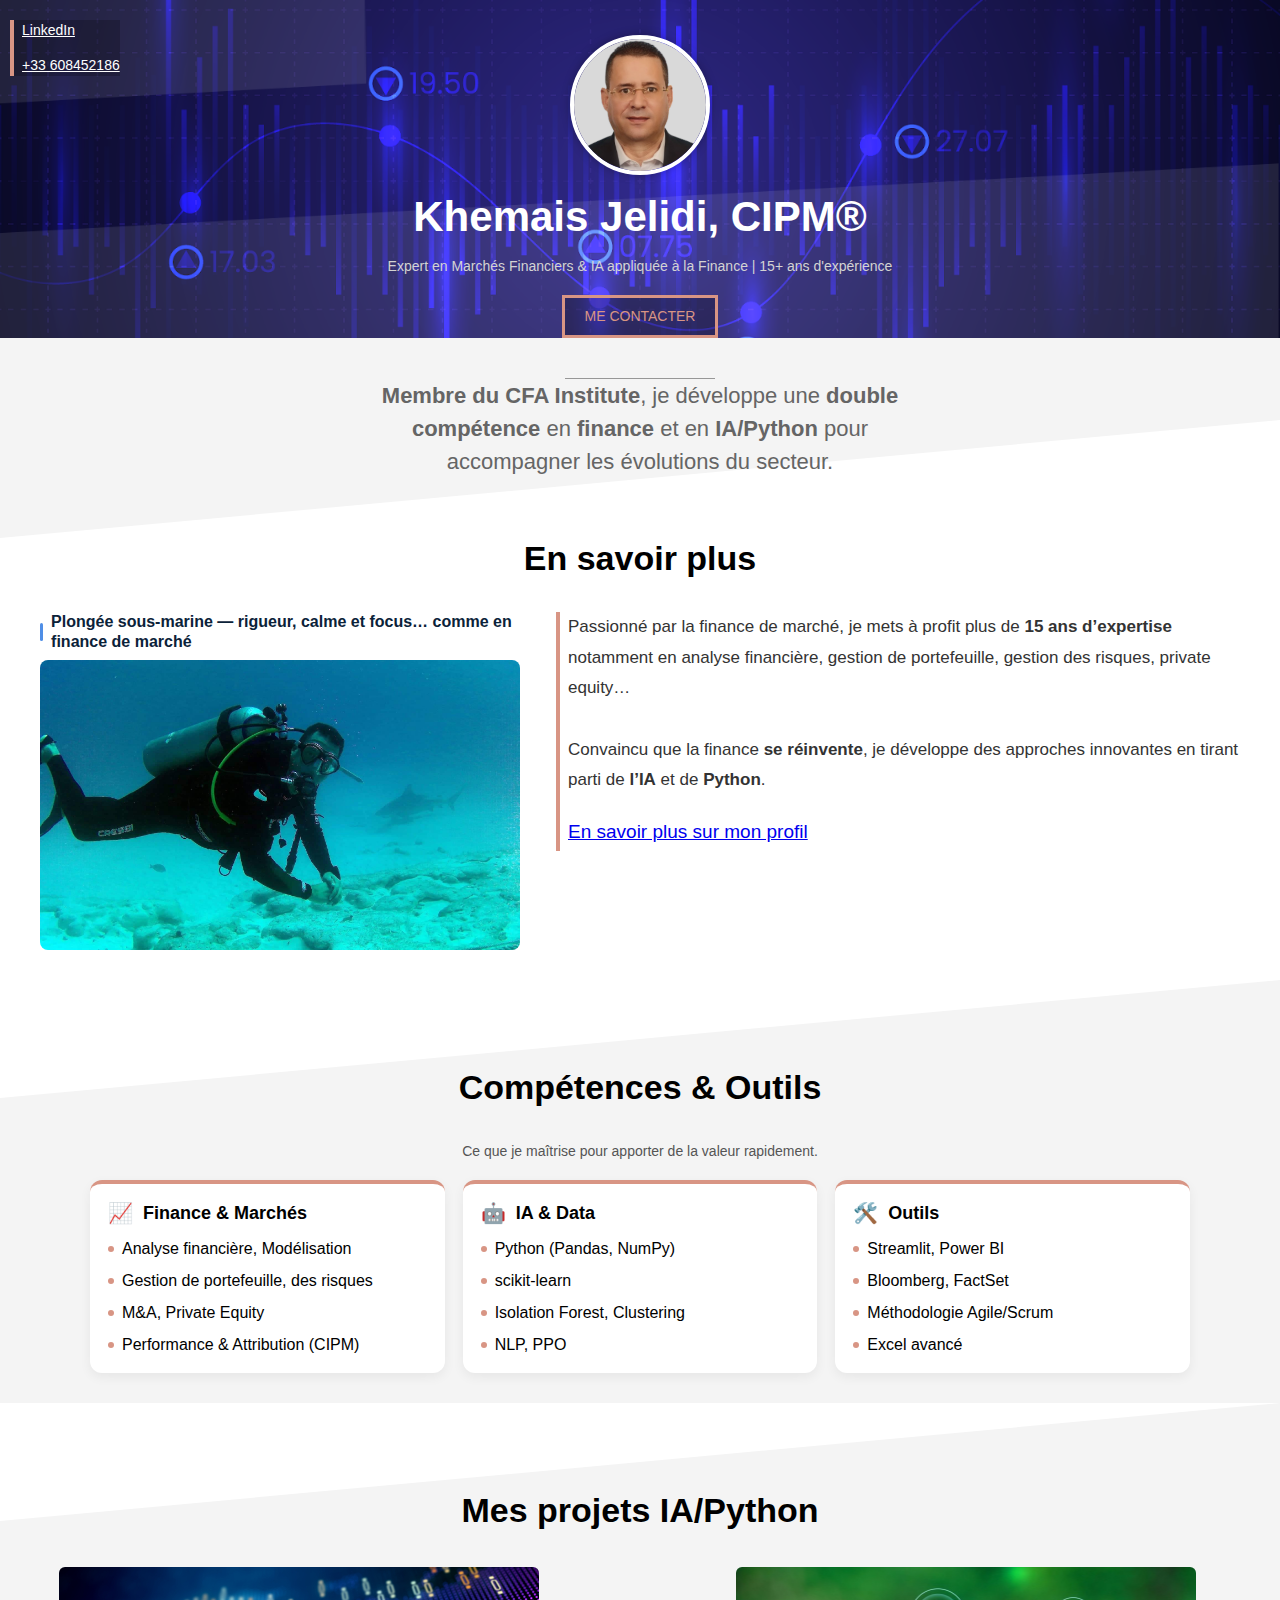
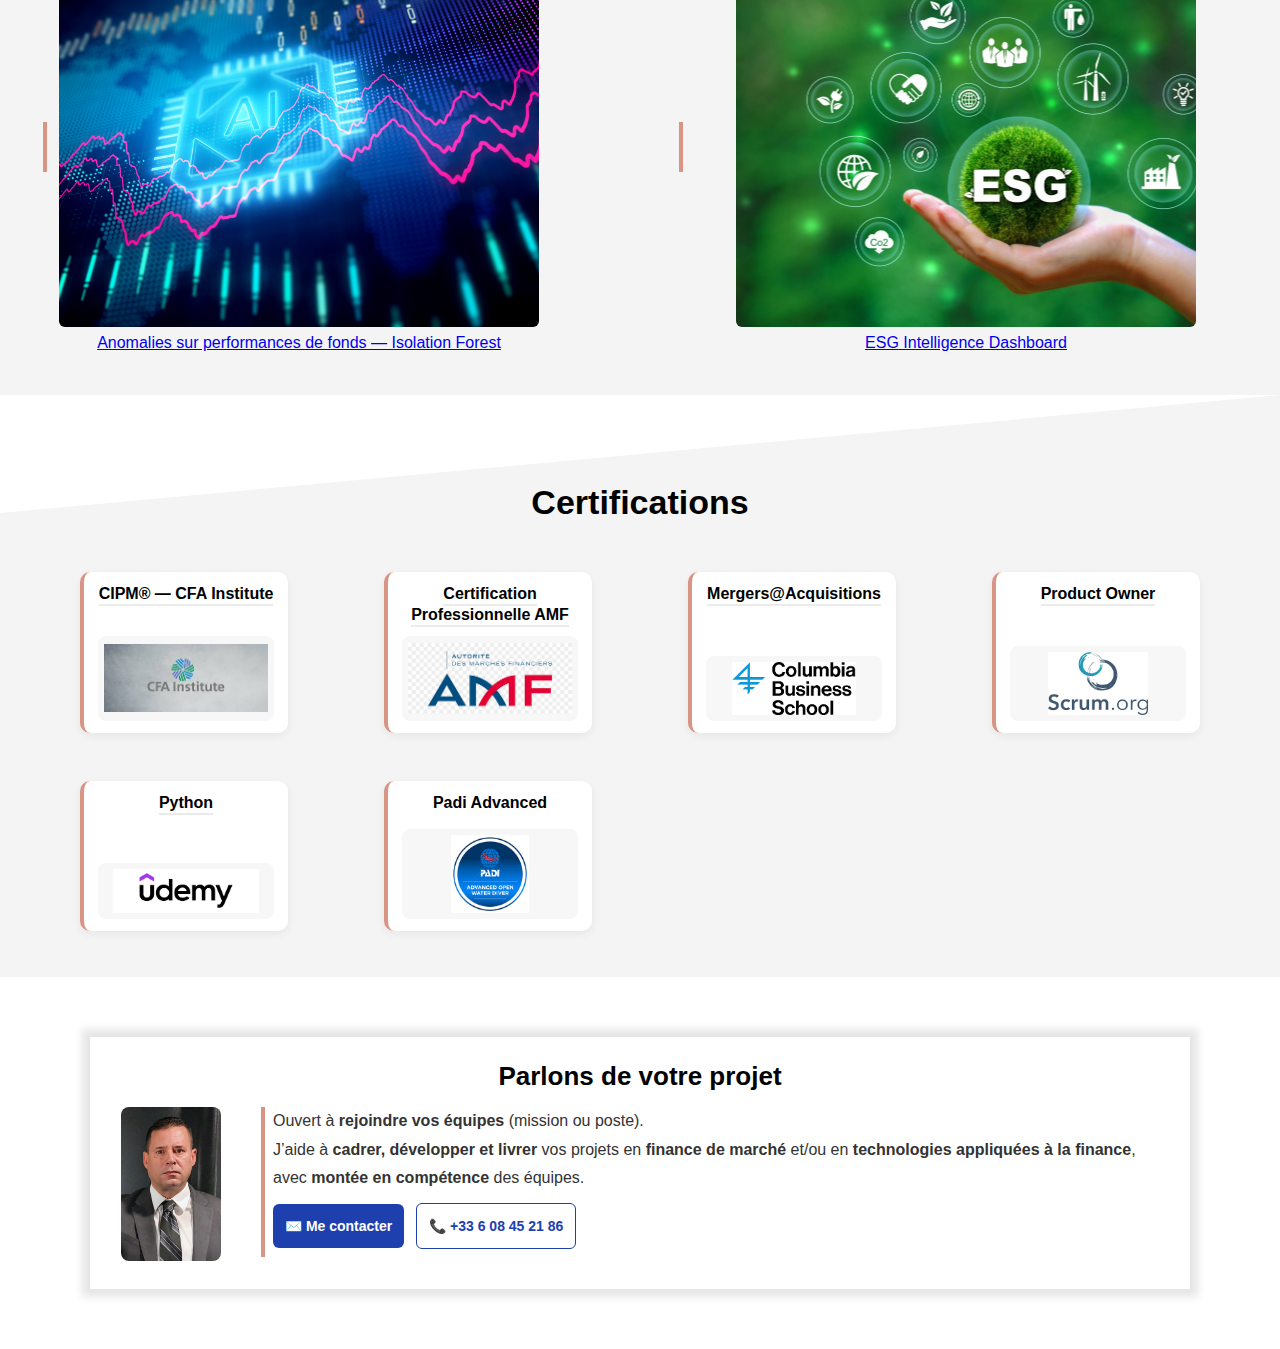
<file: index.html>
<!DOCTYPE html>
<html lang="fr">
<head>
    <meta charset="UTF-8">
    <meta name="viewport" content="width=device-width, initial-scale=1.0">
    <title>Khemais Jelidi</title>
    <link rel="stylesheet" href="Stylefinal.css">
</head>
<body>
    <!-- COUVERTURE -->
    <div class="cover">
        <div class="cover-center">
<img class="cover-profile" src="profile.png"/>
        <h1>Khemais Jelidi, CIPM®</h1>
        <p>Expert en Marchés Financiers & IA appliquée à la Finance | 15+ ans d'expérience</p>

        </div>
<div style="text-align: center;">
            <a class="contact-button" href="mailto:khemaisjelidi@gmail.com?subject=Contact%20depuis%20jonathanroux.com">ME CONTACTER</a>
        </div>
        <div class="cover-contact">
            <p><a href="https://www.linkedin.com/in/khemais-jelidi-cipm%C2%AE-87999b35/">LinkedIn</a></p>
            <p><a href="tel:+33612345678">+33 608452186</a></p>
        </div
    </div>

    <!-- SECTION GRISE 1 -->
    <div class="section section-grise1">
        <div class="separateur"></div>
        <p style="max-width: 550px; margin: auto; text-align: center;">
  <b>Membre du CFA Institute</b>, je développe une <b>double compétence</b> en <b>finance</b> et en <b>IA/Python</b> pour accompagner les évolutions du secteur.
</p>
    </div>

<!-- SECTION BLANCHE -->
<div class="section" id="en-savoir-plus">
  <h2>En savoir plus</h2>

  <!-- Colonne gauche : photo + titre en overlay -->
<div class="col40 photo-block">
  <div class="titre-photo">Plongée sous-marine — rigueur, calme et focus… comme en finance de marché</div>
  <img src="plongee.jpeg" alt="Khemais Jelidi en plongée sous-marine" class="photo-img">
</div>

  <!-- Colonne droite : texte -->
  <div class="col60 float-right" style="padding-left:16px;">
    <div class="texte-avec-ligne-verticale" style="margin-left:20px; text-align:left; font-size:19px; line-height:2;">
      <p>Passionné par la finance de marché, je mets à profit plus de <b>15 ans d’expertise</b> notamment en analyse financière, gestion de portefeuille, gestion des risques, private equity…<br><br>
      Convaincu que la finance <b>se réinvente</b>, je développe des approches innovantes en tirant parti de <b>l’IA</b> et de <b>Python</b>.</p>
      <a href="CV.html">En savoir plus sur mon profil</a>
    </div>
  </div>
</div>

    <!-- SECTION : Compétences & Outils -->
<div class="section section-grise2" id="competences">
  <h2>Compétences & Outils</h2>
  <p class="section-lead">Ce que je maîtrise pour apporter de la valeur rapidement.</p>

  <div class="skills-cards">
    <!-- Finance & Marchés -->
    <article class="skill-card">
      <div class="skill-card-head">
        <span class="skill-ic">📈</span>
        <h3>Finance & Marchés</h3>
      </div>
      <ul class="skill-list">
        <li>Analyse financière, Modélisation</li>
        <li>Gestion de portefeuille, des risques</li>
        <li>M&A, Private Equity</li>
        <li>Performance & Attribution (CIPM)</li>
      </ul>
    </article>

    <!-- IA & Data -->
    <article class="skill-card">
      <div class="skill-card-head">
        <span class="skill-ic">🤖</span>
        <h3>IA & Data</h3>
      </div>
      <ul class="skill-list">
        <li>Python (Pandas, NumPy)</li>
        <li>scikit-learn</li>
        <li>Isolation Forest, Clustering</li>
        <li>NLP, PPO</li>
      </ul>
    </article>

    <!-- Outils -->
    <article class="skill-card">
      <div class="skill-card-head">
        <span class="skill-ic">🛠️</span>
        <h3>Outils</h3>
      </div>
      <ul class="skill-list">
        <li>Streamlit, Power BI</li>
        <li>Bloomberg, FactSet</li>
        <li>Méthodologie Agile/Scrum</li>
        <li>Excel avancé</li>
      </ul>
    </article>
  </div>
</div>

<!-- SECTION GRISE 2 -->
    <div class="section section-grise2">
        <h2>Mes projets IA/Python</h2>
        <table class="col-portfolio" style="display:inline-block">
            <tr>
                <td><div class="barre-verticale"></div></td>
                <td><img class="thumb" src="project1small.jpg" alt="Projet 1"></td>
            </tr>
            <tr>
                <td></td>
                <td align="center">
                    <a href="https://isolation-forest-025-funds-uz8dbmgqhyp6dnsnv6vlxv.streamlit.app/"
                       target="_blank" rel="noopener">
                        Anomalies sur performances de fonds — Isolation Forest
                    </a>
                </td>
            </tr>
        </table>
        <table class="col-portfolio float-right">
            <tr>
                <td><div class="barre-verticale"></div></td>
                <td><img class="thumb" src="project2small.jpg" alt="Projet 1"></td>
            </tr>
            <tr>
                <td></td>
                <td align="center">
                    <a href="https://esg-intelligence-dashboard-ezeyp8bzeza3e3du6ofpmb.streamlit.app/"
                    target="_blank" rel="noopener noreferrer">
                    ESG Intelligence Dashboard
                    </a>
                </td>
            </tr>
        </table>
    </div>




<!-- SECTION GRISE : Certifications -->
<div class="section section-grise2" id="certifications">
  <h2>Certifications</h2>

  <!-- ✅ Grille forcée en inline : 4 colonnes -->
  <div class="cert-grid"
       style="display:grid;grid-template-columns:repeat(4,minmax(0,1fr));gap:16px;align-items:stretch;">

    <!-- 1 -->
    <figure class="cert-item"
            style="background:#fff;border-radius:10px;border-left:4px solid var(--color1);
                   box-shadow:0 3px 10px rgba(0,0,0,.06);padding:12px 14px;text-align:center;
                   min-height:150px;display:flex;flex-direction:column;justify-content:space-between;">
      <figcaption class="cert-name"
                  style="margin:0 0 10px 0;font-weight:700;font-size:16px;line-height:1.3;">
        <a href="https://www.cfainstitute.org/programs/cipm" target="_blank" rel="noopener">
        CIPM® — CFA Institute
        </a>
      </figcaption>
      <img class="cert-logo" src="CFA.jpg" alt="Logo CIPM"
           style="height:85px;width:auto;max-width:100%;object-fit:contain;display:inline-block;
                  background:#f7f7f7;border-radius:8px;padding:6px;">
            
    </figure>

    <!-- 2 -->
    <figure class="cert-item"
            style="background:#fff;border-radius:10px;border-left:4px solid var(--color1);
                   box-shadow:0 3px 10px rgba(0,0,0,.06);padding:12px 14px;text-align:center;
                   min-height:150px;display:flex;flex-direction:column;justify-content:space-between;">
      <figcaption class="cert-name"
                  style="margin:0 0 10px 0;font-weight:700;font-size:16px;line-height:1.3;">
        <a href="https://www.amf-france.org/fr/actualites-publications/dossiers-thematiques/certification-professionnelle" target="_blank" rel="noopener">
        Certification Professionnelle AMF
        </a>
      </figcaption>
      <img class="cert-logo" src="AMF.png" alt="Logo CFA Institute"
           style="height:85px;width:auto;max-width:100%;object-fit:contain;display:inline-block;
                  background:#f7f7f7;border-radius:8px;padding:6px;">
    </figure>

    <!-- 3 -->
    <figure class="cert-item"
            style="background:#fff;border-radius:10px;border-left:4px solid var(--color1);
                   box-shadow:0 3px 10px rgba(0,0,0,.06);padding:12px 14px;text-align:center;
                   min-height:150px;display:flex;flex-direction:column;justify-content:space-between;">
      <figcaption class="cert-name"
                  style="margin:0 0 10px 0;font-weight:700;font-size:16px;line-height:1.3;">
        <a href="https://courses.business.columbia.edu/B8325" target="_blank" rel="noopener">
        Mergers@Acquisitions
        </a>
      </figcaption>
      <img class="cert-logo" src="CBS.png" alt="Logo Python"
           style="height:65px;width:auto;max-width:100%;object-fit:contain;display:inline-block;
                  background:#f7f7f7;border-radius:8px;padding:6px;">
    </figure>

    <!-- 4 -->
    <figure class="cert-item"
            style="background:#fff;border-radius:10px;border-left:4px solid var(--color1);
                   box-shadow:0 3px 10px rgba(0,0,0,.06);padding:12px 14px;text-align:center;
                   min-height:150px;display:flex;flex-direction:column;justify-content:space-between;">
      <figcaption class="cert-name"
                  style="margin:0 0 10px 0;font-weight:700;font-size:16px;line-height:1.3;">
        <a href="https://www.scrum.org/assessments/professional-scrum-product-owner-i-certification" target="_blank" rel="noopener">
        Product Owner
        </a>
      </figcaption>
      <img class="cert-logo" src="PSPO.png" alt="Logo Power BI"
           style="height:75px;width:auto;max-width:100%;object-fit:contain;display:inline-block;
                  background:#f7f7f7;border-radius:8px;padding:6px;">
    </figure>

    <!-- 5 -->
    <figure class="cert-item"
            style="background:#fff;border-radius:10px;border-left:4px solid var(--color1);
                   box-shadow:0 3px 10px rgba(0,0,0,.06);padding:12px 14px;text-align:center;
                   min-height:150px;display:flex;flex-direction:column;justify-content:space-between;">
      <figcaption class="cert-name"
                  style="margin:0 0 10px 0;font-weight:700;font-size:16px;line-height:1.3;">
        <a href="https://alpura.udemy.com/course/developpeur-python-formation-complete/" target="_blank" rel="noopener">
        Python
        </a>
      </figcaption>
      <img class="cert-logo" src="Udemy.png" alt="Logo Machine Learning"
           style="height:56px;width:auto;max-width:100%;object-fit:contain;display:inline-block;
                  background:#f7f7f7;border-radius:8px;padding:6px;">
    </figure>

    <!-- 6 -->
    <figure class="cert-item"
            style="background:#fff;border-radius:10px;border-left:4px solid var(--color1);
                   box-shadow:0 3px 10px rgba(0,0,0,.06);padding:12px 14px;text-align:center;
                   min-height:150px;display:flex;flex-direction:column;justify-content:space-between;">
      <figcaption class="cert-name"
                  style="margin:0 0 10px 0;font-weight:700;font-size:16px;line-height:1.3;">
        <a href="https://store.padi.com/fr-au/courses/advanced-open-water/p/60463-1B2C/" target="_blank" rel="noopener"></a>
        Padi Advanced
      </figcaption>
      <img class="cert-logo" src="Padi.jpg" alt="Logo SQL"
           style="height:90px;width:auto;max-width:100%;object-fit:contain;display:inline-block;
                  background:#f7f7f7;border-radius:8px;padding:6px;">
    </figure>
  </div>
</div>




    <!-- SECTION BLANCHE -->
<div class="section">
  <div class="frame" style="text-align:left;">
    <p class="frame-title" style="text-align:center; font-size:26px; font-weight:700; margin:0 0 10px;">
      Parlons de votre projet
    </p>

    <table style="width:100%; border-collapse:collapse; margin:0 auto; text-align:left;">
      <tr>
        <td style="width:120px; vertical-align:top; text-align:left;">
          <img src="Profile1.jpg" alt="Khemais Jelidi" style="width:100px; border-radius:8px;">
        </td>

        <td style="vertical-align:top; text-align:left;">
          <div class="texte-avec-ligne-verticale" style="margin-left:20px; text-align:left; font-size:19px; line-height:2;">
            <p style="margin:0; text-align:left; font-size:16px; line-height:1.8;">
              Ouvert à <strong>rejoindre vos équipes</strong> (mission ou poste).<br>
              J’aide à <strong>cadrer, développer et livrer</strong> vos projets en
              <strong>finance de marché</strong> et/ou en <strong>technologies appliquées à la finance</strong>,<br>
              avec <strong>montée en compétence</strong> des équipes.
            </p>

            <p style="margin-top:10px; text-align:left;">
              <a href="mailto:kjelidi@yahoo.fr?subject=Contact%20depuis%20site%20web"
                 style="display:inline-block; background:#1e40af; color:#fff; padding:8px 12px; border-radius:6px; text-decoration:none; font-weight:600;">
                ✉️ Me contacter
              </a>
              <a href="tel:+33608452186"
                 style="display:inline-block; border:1px solid #1e40af; color:#1e40af; padding:8px 12px; border-radius:6px; text-decoration:none; font-weight:600; margin-left:8px;">
                📞 +33 6 08 45 21 86
              </a>
            </p>
          </div>
        </td>
      </tr>
    </table>
  </div>
</div>
</file>
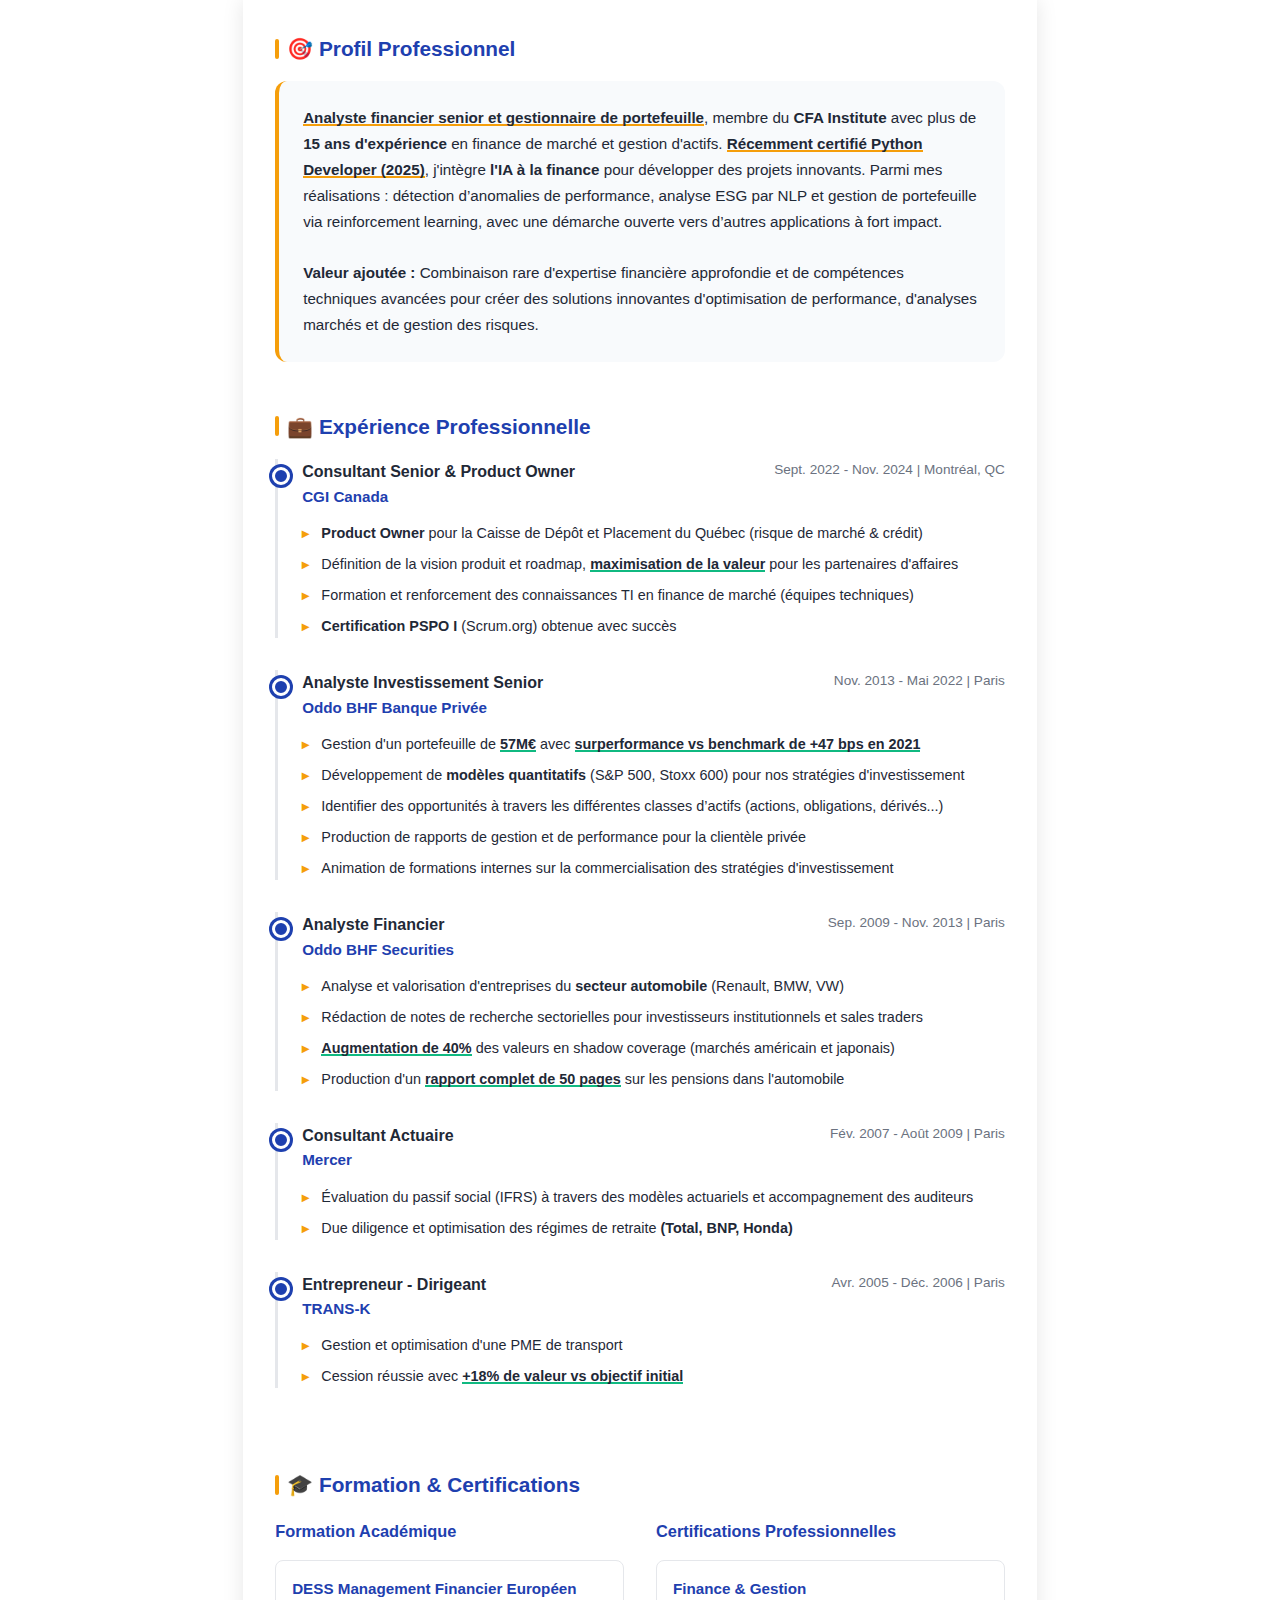
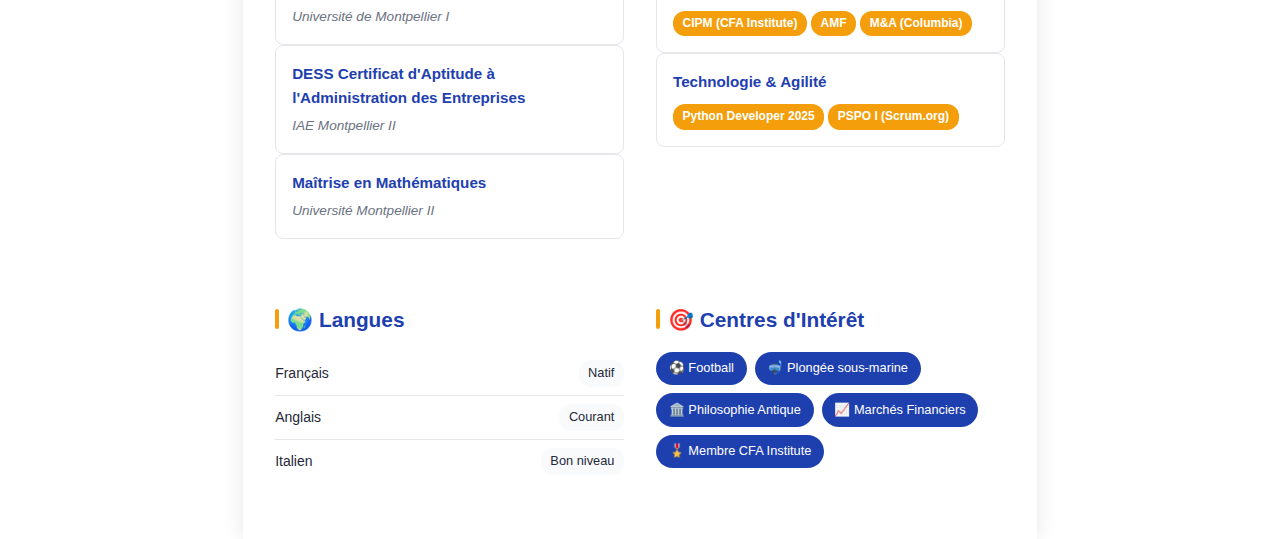
<file: CV.html>
<!DOCTYPE html>
<html lang="fr">
<head>
    <meta charset="UTF-8">
    <meta name="viewport" content="width=device-width, initial-scale=1.0">
    <title>Khemais Jelidi, CIPM® - CV</title>
    <style>
        * {
            margin: 0;
            padding: 0;
            box-sizing: border-box;
        }

        @import url('https://fonts.googleapis.com/css2?family=Inter:wght@300;400;500;600;700&display=swap');

        :root {
            --primary-color: #1e40af;
            --secondary-color: #3b82f6;
            --accent-color: #f59e0b;
            --text-dark: #1f2937;
            --text-light: #6b7280;
            --bg-light: #f8fafc;
            --border-light: #e5e7eb;
            --success-color: #10b981;
        }

        body {
            font-family: 'Inter', sans-serif;
            line-height: 1.6;
            color: var(--text-dark);
            background: white;
            font-size: 14px;
        }

        .cv-container {
            max-width: 210mm;
            margin: 0 auto;
            background: white;
            box-shadow: 0 0 20px rgba(0,0,0,0.1);
            min-height: 297mm;
        }

        /* Header Section */
        .header {
            background: linear-gradient(135deg, var(--primary-color) 0%, var(--secondary-color) 100%);
            color: white;
            padding: 2rem;
            text-align: center;
            position: relative;
            overflow: hidden;
        }

        .header::before {
            content: '';
            position: absolute;
            top: -50%;
            right: -20%;
            width: 100%;
            height: 200%;
            background: url('data:image/svg+xml,<svg xmlns="http://www.w3.org/2000/svg" viewBox="0 0 100 100"><circle cx="20" cy="30" r="10" fill="rgba(255,255,255,0.1)"/><circle cx="80" cy="20" r="15" fill="rgba(255,255,255,0.05)"/><circle cx="60" cy="70" r="12" fill="rgba(255,255,255,0.08)"/></svg>') repeat;
            opacity: 0.3;
            animation: float 20s infinite linear;
        }

        @keyframes float {
            0% { transform: translateY(0) rotate(0deg); }
            100% { transform: translateY(-100px) rotate(360deg); }
        }

        .header-content {
            position: relative;
            z-index: 1;
        }

        .name {
            font-size: 2.5rem;
            font-weight: 700;
            margin-bottom: 0.5rem;
            letter-spacing: -0.02em;
        }

        .title {
            font-size: 1.1rem;
            font-weight: 400;
            margin-bottom: 1.5rem;
            opacity: 0.95;
            line-height: 1.4;
        }

        .contact-info {
            display: flex;
            justify-content: center;
            gap: 2rem;
            flex-wrap: wrap;
            font-size: 0.9rem;
        }

        .contact-item {
            display: flex;
            align-items: center;
            gap: 0.3rem;
        }

        .contact-item i {
            width: 16px;
            text-align: center;
        }

        /* Main Content */
        .main-content {
            padding: 2rem;
            display: grid;
            grid-template-columns: 1fr;
            gap: 1.5rem;
        }

        .section {
            margin-bottom: 1.5rem;
        }

        .section-title {
            font-size: 1.3rem;
            font-weight: 700;
            color: var(--primary-color);
            margin-bottom: 1rem;
            display: flex;
            align-items: center;
            gap: 0.5rem;
        }

        .section-title::before {
            content: '';
            width: 4px;
            height: 20px;
            background: var(--accent-color);
            border-radius: 2px;
        }

        /* Professional Summary */
        .summary {
            background: var(--bg-light);
            padding: 1.5rem;
            border-radius: 12px;
            border-left: 4px solid var(--accent-color);
            font-size: 0.95rem;
            line-height: 1.7;
        }

        .summary .highlight {
            background: linear-gradient(120deg, var(--accent-color) 0%, var(--accent-color) 100%);
            background-repeat: no-repeat;
            background-size: 100% 2px;
            background-position: 0 100%;
            font-weight: 600;
            color: var(--text-dark);
        }

        /* Skills Grid */
        .skills-grid {
            display: grid;
            grid-template-columns: repeat(auto-fit, minmax(280px, 1fr));
            gap: 1.5rem;
        }

        .skill-category {
            background: white;
            border: 1px solid var(--border-light);
            border-radius: 12px;
            padding: 1.2rem;
            transition: all 0.3s ease;
        }

        .skill-category:hover {
            transform: translateY(-2px);
            box-shadow: 0 4px 12px rgba(0,0,0,0.1);
        }

        .skill-category h4 {
            color: var(--primary-color);
            font-weight: 600;
            margin-bottom: 0.8rem;
            font-size: 1rem;
        }

        .skill-tags {
            display: flex;
            flex-wrap: wrap;
            gap: 0.4rem;
        }

        .skill-tag {
            background: var(--bg-light);
            color: var(--text-dark);
            padding: 0.3rem 0.8rem;
            border-radius: 20px;
            font-size: 0.8rem;
            font-weight: 500;
            border: 1px solid var(--border-light);
        }

        .skill-tag.highlight {
            background: var(--accent-color);
            color: white;
            border-color: var(--accent-color);
        }

        /* Experience */
        .experience-item {
            border-left: 3px solid var(--border-light);
            padding-left: 1.5rem;
            margin-bottom: 2rem;
            position: relative;
        }

        .experience-item::before {
            content: '';
            position: absolute;
            left: -6px;
            top: 0.5rem;
            width: 12px;
            height: 12px;
            background: var(--primary-color);
            border-radius: 50%;
            border: 3px solid white;
            box-shadow: 0 0 0 3px var(--primary-color);
        }

        .job-header {
            display: flex;
            justify-content: space-between;
            align-items: flex-start;
            margin-bottom: 0.8rem;
            flex-wrap: wrap;
            gap: 0.5rem;
        }

        .job-title {
            font-weight: 700;
            color: var(--text-dark);
            font-size: 1rem;
        }

        .company {
            color: var(--primary-color);
            font-weight: 600;
            font-size: 0.95rem;
        }

        .date-location {
            color: var(--text-light);
            font-size: 0.85rem;
            font-weight: 500;
        }

        .achievements {
            list-style: none;
            padding: 0;
        }

        .achievements li {
            position: relative;
            padding-left: 1.2rem;
            margin-bottom: 0.5rem;
            font-size: 0.9rem;
            line-height: 1.6;
        }

        .achievements li::before {
            content: '▸';
            position: absolute;
            left: 0;
            color: var(--accent-color);
            font-weight: bold;
        }

        .achievements .metric {
            background: linear-gradient(120deg, var(--success-color), var(--success-color));
            background-repeat: no-repeat;
            background-size: 100% 2px;
            background-position: 0 100%;
            font-weight: 600;
        }

        /* Education & Certifications */
        .education-grid {
            display: grid;
            grid-template-columns: 1fr 1fr;
            gap: 2rem;
        }

        .education-item, .cert-item {
            background: white;
            border: 1px solid var(--border-light);
            border-radius: 8px;
            padding: 1rem;
        }

        .education-item h4, .cert-item h4 {
            color: var(--primary-color);
            font-weight: 600;
            margin-bottom: 0.3rem;
            font-size: 0.95rem;
        }

        .institution {
            color: var(--text-light);
            font-size: 0.85rem;
            font-style: italic;
        }

        .cert-badge {
            display: inline-block;
            background: var(--accent-color);
            color: white;
            padding: 0.2rem 0.6rem;
            border-radius: 12px;
            font-size: 0.75rem;
            font-weight: 600;
            margin-top: 0.3rem;
        }

        /* Languages & Interests */
        .bottom-section {
            display: grid;
            grid-template-columns: 1fr 1fr;
            gap: 2rem;
            margin-top: 1rem;
        }

        .language-item {
            display: flex;
            justify-content: space-between;
            align-items: center;
            padding: 0.5rem 0;
            border-bottom: 1px solid var(--border-light);
        }

        .language-item:last-child {
            border-bottom: none;
        }

        .language-level {
            background: var(--bg-light);
            padding: 0.2rem 0.6rem;
            border-radius: 12px;
            font-size: 0.8rem;
            font-weight: 500;
        }

        .interests {
            display: flex;
            flex-wrap: wrap;
            gap: 0.5rem;
        }

        .interest-tag {
            background: var(--primary-color);
            color: white;
            padding: 0.4rem 0.8rem;
            border-radius: 20px;
            font-size: 0.8rem;
            font-weight: 500;
        }

        .print-only {
            display: none;
        }

        @media print {
            .cv-container {
                box-shadow: none;
                max-width: none;
                margin: 0;
            }
            
            .print-only {
                display: block;
            }
            
            .experience-item {
                break-inside: avoid;
            }
        }

        @media (max-width: 768px) {
            .header {
                padding: 1.5rem;
            }
            
            .name {
                font-size: 2rem;
            }
            
            .contact-info {
                gap: 1rem;
                flex-direction: column;
                align-items: center;
            }
            
            .main-content {
                padding: 1.5rem;
            }
            
            .education-grid,
            .bottom-section {
                grid-template-columns: 1fr;
            }
            
            .job-header {
                flex-direction: column;
                align-items: flex-start;
            }
        }
    </style>
</head>
<body>
    <div class="cv-container">

        <!-- Main Content -->
        <div class="main-content">
            <!-- Professional Summary -->
            <section class="section">
                <h2 class="section-title">🎯 Profil Professionnel</h2>
                <div class="summary">
                    <p>
                        <span class="highlight">Analyste financier senior et gestionnaire de portefeuille</span>, membre du <strong>CFA Institute</strong> avec plus de 
                        <strong>15 ans d'expérience</strong> en finance de marché et gestion d'actifs. 
                        <span class="highlight">Récemment certifié Python Developer (2025)</span>, j'intègre  
                        <strong>l'IA à la finance</strong> pour développer des projets innovants. Parmi mes réalisations : détection d’anomalies de performance, 
                        analyse ESG par NLP et gestion de portefeuille via reinforcement learning, avec une démarche ouverte vers d’autres applications à fort impact.
                    </p>
                    <br>
                    <p>
                        <strong>Valeur ajoutée :</strong> Combinaison rare d'expertise financière approfondie et de compétences techniques avancées 
                        pour créer des solutions innovantes d'optimisation de performance, d'analyses marchés et de gestion des risques.
                    </p>
                </div>
            </section>


            <!-- Experience -->
            <section class="section">
                <h2 class="section-title">💼 Expérience Professionnelle</h2>
                
                <div class="experience-item">
                    <div class="job-header">
                        <div>
                            <div class="job-title">Consultant Senior & Product Owner</div>
                            <div class="company">CGI Canada</div>
                        </div>
                        <div class="date-location">Sept. 2022 - Nov. 2024 | Montréal, QC</div>
                    </div>
                    <ul class="achievements">
                        <li><strong>Product Owner</strong> pour la Caisse de Dépôt et Placement du Québec (risque de marché & crédit)</li>
                        <li>Définition de la vision produit et roadmap, <span class="metric">maximisation de la valeur</span> pour les partenaires d'affaires</li>
                        <li>Formation et renforcement des connaissances TI en finance de marché (équipes techniques)</li>
                        <li><strong>Certification PSPO I</strong> (Scrum.org) obtenue avec succès</li>
                    </ul>
                </div>

                <div class="experience-item">
                    <div class="job-header">
                        <div>
                            <div class="job-title">Analyste Investissement Senior</div>
                            <div class="company">Oddo BHF Banque Privée</div>
                        </div>
                        <div class="date-location">Nov. 2013 - Mai 2022 | Paris</div>
                    </div>
                    <ul class="achievements">
                        <li>Gestion d'un portefeuille de <span class="metric">57M€</span> avec <span class="metric">surperformance vs benchmark de +47 bps en 2021</span></li>
                        <li>Développement de <strong>modèles quantitatifs</strong> (S&P 500, Stoxx 600) pour nos stratégies d'investissement</li>
                        <li>Identifier des opportunités à travers les différentes classes d’actifs (actions, obligations, dérivés...)</li>
                        <li>Production de rapports de gestion et de performance pour la clientèle privée</li>
                        <li>Animation de formations internes sur la commercialisation des stratégies d'investissement</li>
                    </ul>
                </div>

                <div class="experience-item">
                    <div class="job-header">
                        <div>
                            <div class="job-title">Analyste Financier</div>
                            <div class="company">Oddo BHF Securities</div>
                        </div>
                        <div class="date-location">Sep. 2009 - Nov. 2013 | Paris</div>
                    </div>
                    <ul class="achievements">
                        <li>Analyse et valorisation d'entreprises du <strong>secteur automobile</strong> (Renault, BMW, VW)</li>
                        <li>Rédaction de notes de recherche sectorielles pour investisseurs institutionnels et sales traders</li>
                        <li><span class="metric">Augmentation de 40%</span> des valeurs en shadow coverage (marchés américain et japonais)</li>
                        <li>Production d'un <span class="metric">rapport complet de 50 pages</span> sur les pensions dans l'automobile</li>
                    </ul>
                </div>

                <div class="experience-item">
                    <div class="job-header">
                        <div>
                            <div class="job-title">Consultant Actuaire</div>
                            <div class="company">Mercer</div>
                        </div>
                        <div class="date-location">Fév. 2007 - Août 2009 | Paris</div>
                    </div>
                    <ul class="achievements">
                        <li>Évaluation du passif social (IFRS) à travers des modèles actuariels et accompagnement des auditeurs</li>
                        <li>Due diligence et optimisation des régimes de retraite <strong>(Total, BNP, Honda)</strong></li>
                    </ul>
                </div>

                <div class="experience-item">
                    <div class="job-header">
                        <div>
                            <div class="job-title">Entrepreneur - Dirigeant</div>
                            <div class="company">TRANS-K</div>
                        </div>
                        <div class="date-location">Avr. 2005 - Déc. 2006 | Paris</div>
                    </div>
                    <ul class="achievements">
                        <li>Gestion et optimisation d'une PME de transport</li>
                        <li>Cession réussie avec <span class="metric">+18% de valeur vs objectif initial</span></li>
                    </ul>
                </div>
            </section>

            <!-- Education & Certifications -->
            <section class="section">
                <h2 class="section-title">🎓 Formation & Certifications</h2>
                <div class="education-grid">
                    <div>
                        <h3 style="color: var(--primary-color); margin-bottom: 1rem;">Formation Académique</h3>
                        <div class="education-item">
                            <h4>DESS Management Financier Européen</h4>
                            <p class="institution">Université de Montpellier I</p>
                        </div>
                        <div class="education-item">
                            <h4>DESS Certificat d'Aptitude à l'Administration des Entreprises</h4>
                            <p class="institution">IAE Montpellier II</p>
                        </div>
                        <div class="education-item">
                            <h4>Maîtrise en Mathématiques</h4>
                            <p class="institution">Université Montpellier II</p>
                        </div>
                    </div>
                    <div>
                        <h3 style="color: var(--primary-color); margin-bottom: 1rem;">Certifications Professionnelles</h3>
                        <div class="cert-item">
                            <h4>Finance & Gestion</h4>
                            <div class="cert-badge">CIPM (CFA Institute)</div>
                            <div class="cert-badge">AMF</div>
                            <div class="cert-badge">M&A (Columbia)</div>
                        </div>
                        <div class="cert-item">
                            <h4>Technologie & Agilité</h4>
                            <div class="cert-badge">Python Developer 2025</div>
                            <div class="cert-badge">PSPO I (Scrum.org)</div>
                        </div>
                    </div>
                </div>
            </section>

            <!-- Languages & Interests -->
            <section class="section">
                <div class="bottom-section">
                    <div>
                        <h3 class="section-title">🌍 Langues</h3>
                        <div class="language-item">
                            <span>Français</span>
                            <span class="language-level">Natif</span>
                        </div>
                        <div class="language-item">
                            <span>Anglais</span>
                            <span class="language-level">Courant</span>
                        </div>
                        <div class="language-item">
                            <span>Italien</span>
                            <span class="language-level">Bon niveau</span>
                        </div>
                    </div>
                    <div>
                        <h3 class="section-title">🎯 Centres d'Intérêt</h3>
                        <div class="interests">
                            <span class="interest-tag">⚽ Football</span>
                            <span class="interest-tag">🤿 Plongée sous-marine</span>
                            <span class="interest-tag">🏛️ Philosophie Antique</span>
                            <span class="interest-tag">📈 Marchés Financiers</span>
                            <span class="interest-tag">🎖️ Membre CFA Institute</span>
                        </div>
                    </div>
                </div>
            </section>
        </div>
    </div>
</body>
</html>
</file>
<file: Stylefinal.css>
/* CSS corrigé */
* {
    box-sizing: border-box;
}

:root {
    --color1: #D89584;
    --color2: #F4F4F4;
}

body {
    margin: 0;
    font-family: Arial;
    line-height: 1.5;
}

div.cover {
    background: url(cover_overlay.png) no-repeat center/100% 100%, url(cover.png) no-repeat center/cover; background-color: transparent;
    height: 360px;
    position: relative;
}

img.cover-profile {
    width: 140px;
    height: 140px;
    border-radius: 50%;
    object-fit: cover;
    object-position: top;
    border: 4px solid white;
    box-shadow: 0 0 10px rgba(0,0,0,0.3);
    display: block;
    margin: 20px auto 10px auto;
}

h1 {
    color: white;
    text-align: center;
    font-size: 42px;
    margin-top: 10px;
    margin-bottom: 0px;
}


div.cover p {
    color: lightgray;
    text-align: center;
    margin-top: 8px;
    font-size: 14px;
}


div.cover-contact {
    position: absolute;
    top: 20px;
    left: 10px;
    border-left: 4px solid var(--color1);
    padding-left: 8px;
    width: fit-content;
    background-color: rgba(0,0,0,0.2);
}

div.cover-contact p {
    text-align: left;
    margin-top: 0px;
    margin-bottom: 0px;
}

div.cover-contact p:first-child {
    margin-bottom: 14px;
}

div.cover-contact * {
    color: white;
    font-size: 14px;
}


a.contact-button {
    color: var(--color1);
    border: 3px solid var(--color1);
    padding: 8px 20px;
    text-decoration: none;
    background-color: #00000040;
    display: block;
    margin: 18px auto 0 auto;
    font-size: 14px;
    text-align: center;
    width: fit-content;
}


a.contact-button:hover {
    color: white;
    border: 3px solid white;
}

/* Reste du CSS conservé tel quel */
.section {
    padding-left: 40px;
    padding-right: 40px;
    padding-top: 30px;
    padding-bottom: 30px;
    overflow: auto;
}

div.section-grise1 {
    background: url(triangle2white.svg) no-repeat center bottom/100%;
    background-color: var(--color2);
    padding-top: 40px;       /* ✅ AJOUTE CETTE LIGNE */
    padding-bottom: 60px;
}


div.section-grise2 {
    background: url(triangle1white.svg) no-repeat center top/100%;
    background-color: var(--color2);
    padding-top: 82px;
}

h2 {
    text-align: center;
    font-size: 34px;
    margin-top: 0px;
}

div.separateur {
    background-color: #979797;
    height: 1px;
    width: 150px;
    position: relative;
    left: 50%;
    margin-left: -75px;
}

div.section-grise1 p {
    font-size: 22px;
    color: #656565;
    text-align: center;
    max-width: 450px;
    margin-left: auto;
    margin-right: auto;
}

.col40 {
    width: 40%;
}

.col60 {
    width: 60%;
}

.float-right {
    float: right;
}

div.texte-avec-ligne-verticale {
    border-left: 4px solid var(--color1);
    padding-left: 8px;
    height: 50px;
    display: inline-block;
}

div.texte-avec-ligne-verticale p {
    margin-top: 0;
}

div.barre-verticale {
    height: 50px;
    width: 4px;
    background-color: var(--color1);
    margin-right: 8px;
}

.col-portfolio {
    width: 47%;
}

div.frame {
    margin: 30px 50px;
    padding: 20px 30px;
    background-color: white;
    box-shadow: 0px 0px 8px 8px rgba(0, 0, 0, 0.1);
}

p.frame-title {
    font-size: 30px;
    margin-top: 5px;
    margin-bottom: 20px;
    text-align: center;
}

div.cover-center {
    padding-top: 15px;
}


/* Remonte spécifiquement la section En savoir plus */
#en-savoir-plus {
    margin-top: -25px;   /* essaie -30px, -40px, -60px selon ton goût */
    padding-top: 20px;   /* garde un peu d’air avant le titre */
}
.thumb {
  width: 100%;
  height: 360px;       /* ajuste ici (ex: 140px, 180px…) */
  object-fit: cover;   /* évite la déformation, recadre proprement */
  display: block;
  border-radius: 6px;  /* optionnel */
}

/* Ne réduit que project2small.jpg */
img.thumb[src$="project2small.jpg"] {
  max-width: 85%;
  margin: 0 auto;    /* centre la vignette dans sa cellule */
  display: block;    /* déjà présent, on sécurise */
}

/* ===== Certifications (4 par ligne) ===== */
#certifications .cert-grid{
  display: grid !important;
  grid-template-columns: repeat(4, minmax(0, 1fr)) !important; /* 4 colonnes */
  gap: 16px !important;
  align-items: stretch;
}

@media (max-width: 820px){
  #certifications .cert-grid{
    grid-template-columns: repeat(2, minmax(0, 1fr)) !important; /* 2 sur mobile */
  }
}

#certifications .cert-item{
  background:#fff;
  border-radius:10px;
  border-left:4px solid var(--color1);
  box-shadow:0 3px 10px rgba(0, 0, 0, 0.295);
  padding:12px 14px;
  text-align:center;
  min-height:150px;
  display:flex;
  flex-direction:column;
  justify-content:space-between;
}

#certifications .cert-name{
  margin:0 0 10px 0;
  font-weight:700;
  font-size:16px;
  line-height:1.3;
}

#certifications .cert-logo{
  height:54px;           /* ajuste à 48/64 si besoin */
  width:auto;
  max-width:100%;
  object-fit:contain;
  display:inline-block;
  background:#f7f7f7;    /* doux si logo transparent */
  border-radius:8px;
  padding:6px;
}

#certifications .cert-name a{
  color: inherit;
  text-decoration: none;
  border-bottom: 2px solid rgba(0,0,0,0.08);
  padding-bottom: 2px;
}
#certifications .cert-name a:hover{
  color: var(--color1);
  border-color: var(--color1);
}

/* ===== Compétences & Outils (cartes) ===== */
#competences .section-lead{
  text-align:center;
  max-width:800px;
  margin: 6px auto 18px;
  color:#555;
}

#competences .skills-cards{
  display:grid;
  grid-template-columns: repeat(3, minmax(240px, 1fr));
  gap:18px;
  max-width:1100px;
  margin: 0 auto;
}

@media (max-width: 980px){
  #competences .skills-cards{ grid-template-columns: repeat(2, minmax(240px, 1fr)); }
}
@media (max-width: 640px){
  #competences .skills-cards{ grid-template-columns: 1fr; }
}

#competences .skill-card{
  background:#fff;
  border-radius:12px;
  border-top:4px solid var(--color1);
  box-shadow:0 4px 12px rgba(0,0,0,.06);
  padding:16px 18px;
}

#competences .skill-card-head{
  display:flex;
  align-items:center;
  gap:10px;
  margin-bottom:8px;
}
#competences .skill-ic{ font-size:20px; line-height:1; }
#competences .skill-card h3{ margin:0; font-size:18px; }

#competences .skill-list{
  list-style:none;
  margin:10px 0 0 0;
  padding:0;
  display:grid;
  row-gap:8px;
}
#competences .skill-list li{
  position:relative;
  padding-left:14px;
}
#competences .skill-list li::before{
  content:"";
  width:6px; height:6px;
  background:var(--color1);
  border-radius:50%;
  position:absolute;
  left:0; top:0.6em;
}

/* === Fix couleurs + lisibilité : "Parlons de votre projet" === */
.section .frame .frame-title{
  color:#000 !important;          /* titre bien noir */
  font-weight:700;
}

.section .frame .texte-avec-ligne-verticale{
  height:auto !important;         /* supprime toute hauteur fixe */
  min-height:50px;                /* garde une base confortable */
  opacity:1 !important;           /* au cas où un parent aurait baissé l’opacité */
}

.section .frame .texte-avec-ligne-verticale p{
  color:#333 !important;          /* texte lisible (foncé) */
  margin:0 0 8px 0;
}

.section .frame .texte-avec-ligne-verticale a{
  color:#0a58ca;                  /* garde un bleu propre pour les liens */
  text-decoration: underline;     /* look lien standard (optionnel) */
}

/* ===== Fix section En savoir plus ===== */
#en-savoir-plus .col40 { float: left;  width: 40%; }
#en-savoir-plus .col60 { float: right; width: 60%; }
#en-savoir-plus::after { content:""; display:block; clear: both; } /* clearfix */

/* ne force pas une hauteur trop petite, laisse s'adapter au texte */
#en-savoir-plus .texte-avec-ligne-verticale { height: auto; min-height: 50px; }

/* repasse le texte en couleur lisible dans cette section */
#en-savoir-plus .texte-avec-ligne-verticale p {
  color: #333 !important;   /* #000 si tu veux encore plus contrasté */
  text-align: left;         /* ou center si tu préfères */
}

.photo-block{ display:block; }
.photo-img{ width:100%; display:block; border-radius:8px; }

/* Style du titre au-dessus de l'image */
.titre-photo{
  margin:0 0 8px 0;
  font-weight:600;
  font-size:16px;
  line-height:1.25;
  color:#0b2239;
  display:flex; align-items:center; gap:8px;
}
.titre-photo::before{
  content:""; width:4px; height:18px;
  background:#4f8ee6; border-radius:2px;
}


#en-savoir-plus .texte-avec-ligne-verticale p:first-child{
  font-size:17px;
  line-height:1.8;
}
</file>
